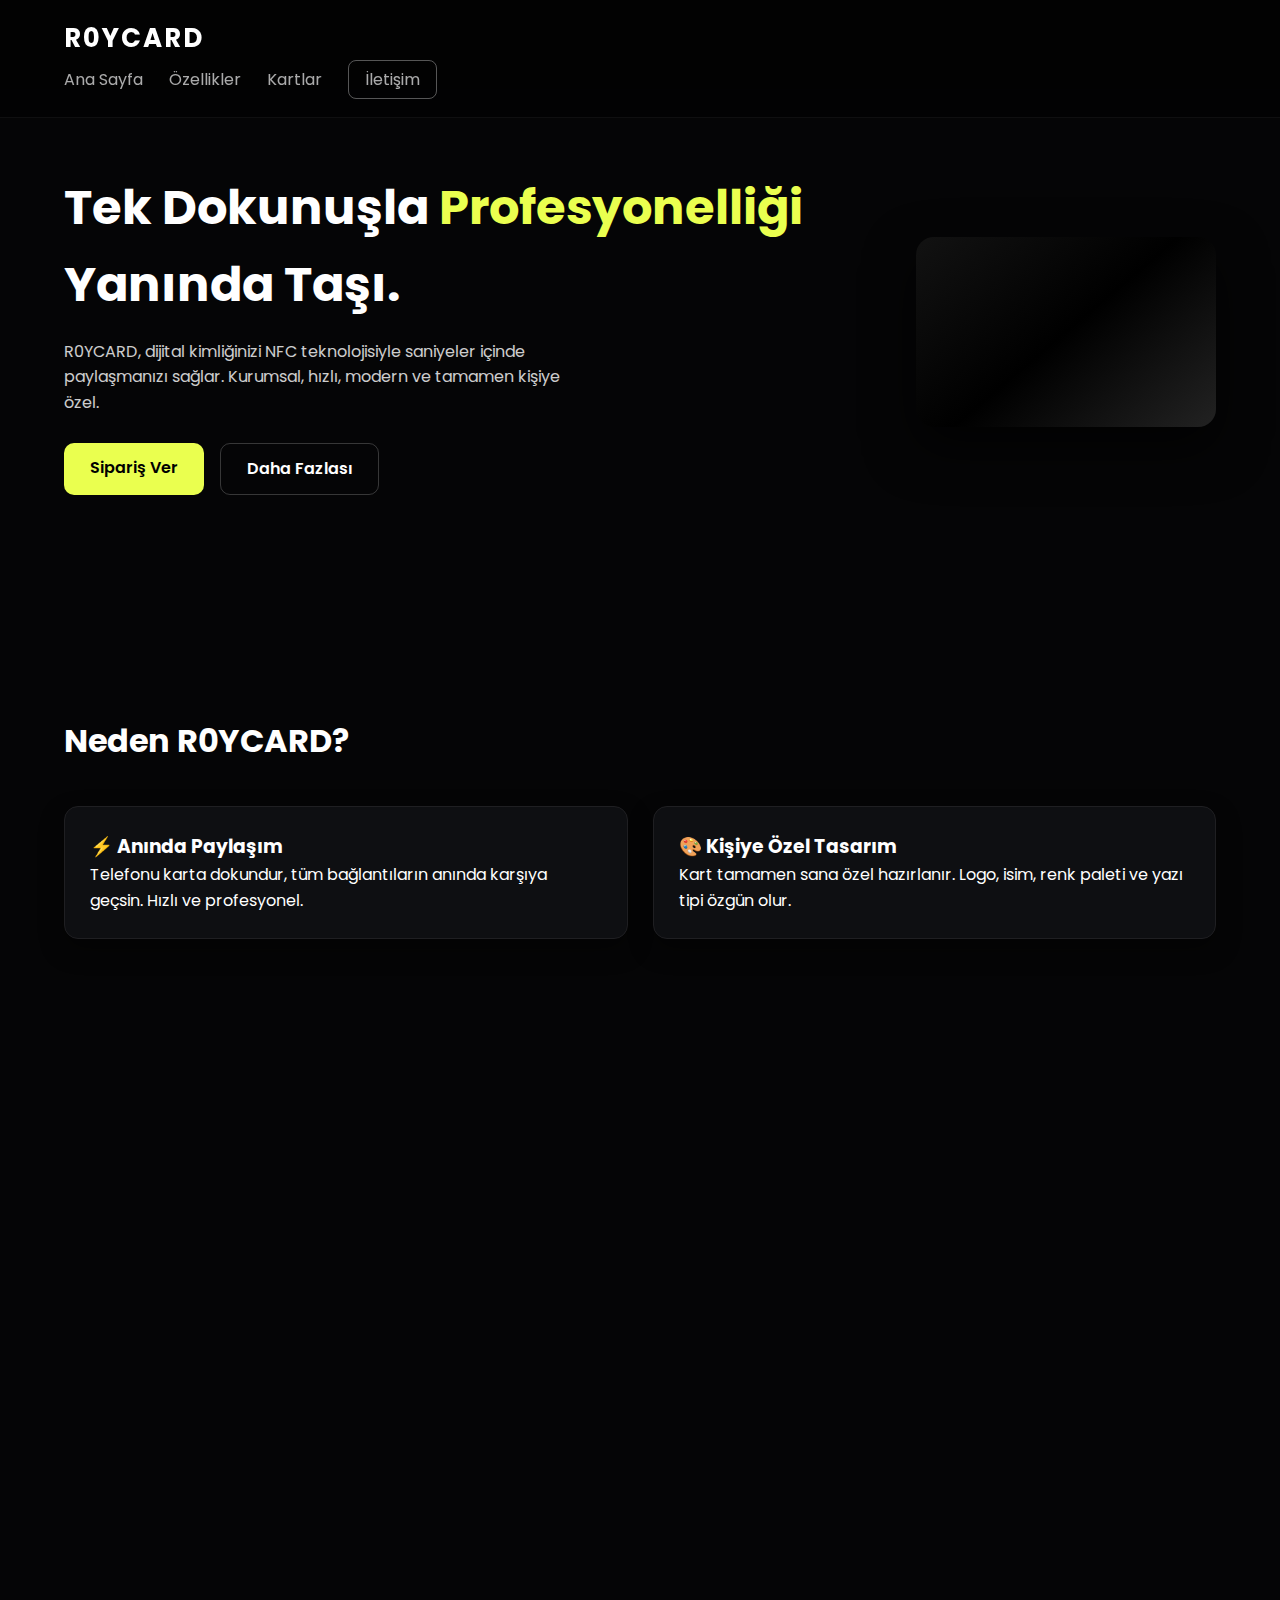
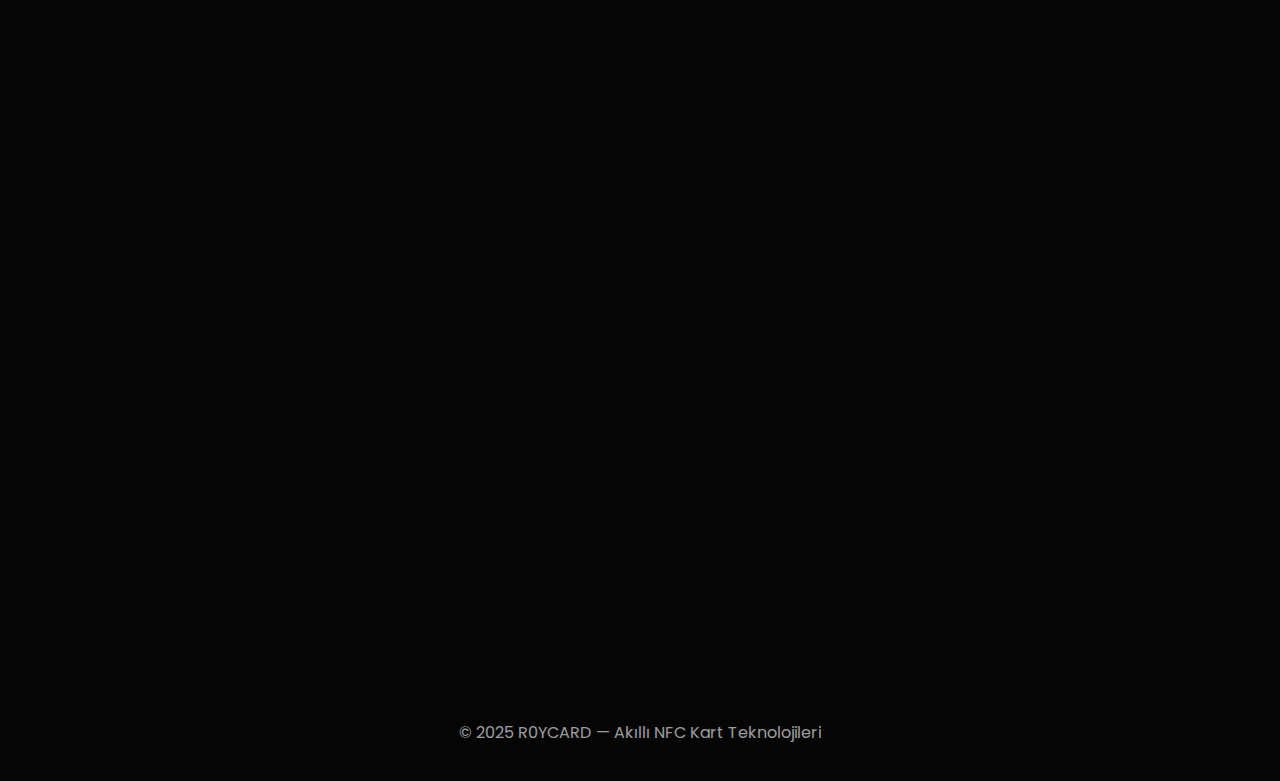
<file: index.html>
<!DOCTYPE html>
<html lang="tr">
<head>
    <meta charset="UTF-8" />
    <meta name="viewport" content="width=device-width, initial-scale=1.0" />
    <title>R0YCARD – Akıllı NFC Kart Çözümleri</title>
    <link rel="stylesheet" href="styles.css" />
    <link href="https://fonts.googleapis.com/css2?family=Poppins:wght@300;400;500;600;700;800&display=swap" rel="stylesheet">
</head>

<body>
    <!-- HEADER -->
    <header class="header">
        <div class="container">
            <div class="logo">R0YCARD</div>
            <nav class="nav">
                <a href="#hero">Ana Sayfa</a>
                <a href="#features">Özellikler</a>
                <a href="#cards">Kartlar</a>
                <a href="#contact" class="btn-nav">İletişim</a>
            </nav>
        </div>
    </header>

    <!-- HERO SECTION -->
    <section id="hero" class="hero">
        <div class="container hero-content scroll-fade">
            <div class="hero-text">
                <h1>Tek Dokunuşla <span>Profesyonelliği</span> Yanında Taşı.</h1>
                <p class="subtitle">
                    R0YCARD, dijital kimliğinizi NFC teknolojisiyle saniyeler içinde paylaşmanızı sağlar.
                    Kurumsal, hızlı, modern ve tamamen kişiye özel.
                </p>

                <div class="hero-buttons">
                    <a href="#contact" class="btn primary">Sipariş Ver</a>
                    <a href="#features" class="btn outline">Daha Fazlası</a>
                </div>
            </div>

            <div class="hero-img scroll-up">
                <div class="nfc-card"></div>
            </div>
        </div>
    </section>

    <!-- FEATURES -->
    <section id="features" class="features">
        <div class="container">
            <h2 class="section-title scroll-fade">Neden R0YCARD?</h2>

            <div class="features-grid">
                <div class="feature-box scroll-up">
                    <h3>⚡ Anında Paylaşım</h3>
                    <p>Telefonu karta dokundur, tüm bağlantıların anında karşıya geçsin. Hızlı ve profesyonel.</p>
                </div>

                <div class="feature-box scroll-up">
                    <h3>🎨 Kişiye Özel Tasarım</h3>
                    <p>Kart tamamen sana özel hazırlanır. Logo, isim, renk paleti ve yazı tipi özgün olur.</p>
                </div>

                <div class="feature-box scroll-up">
                    <h3>♻️ Tek Kart, Sonsuz Kullanım</h3>
                    <p>Kağıt kartvizite para harcamayı bırak. Bir kez alırsın, ömür boyu kullanırsın.</p>
                </div>

                <div class="feature-box scroll-up">
                    <h3>🔧 Kolay Güncelleme</h3>
                    <p>Bilgilerin değiştiğinde kartı çöpe atmana gerek yok. Bağlantıyı tek tıkla güncelle.</p>
                </div>
            </div>
        </div>
    </section>

    <!-- PRODUCT SHOWCASE -->
    <section id="cards" class="cards-section">
        <div class="container">
            <h2 class="section-title scroll-fade">Premium NFC Kart</h2>

            <div class="card-showcase scroll-up">
                <div class="demo-card"></div>

                <div class="card-info">
                    <h3>Mat Siyah • Ultra Şık</h3>
                    <p>
                        Parmak izi tutmayan, mat yüzeyli premium siyah R0YCARD.
                        Her ortama uyum sağlayan minimalist tasarım.
                    </p>

                    <ul>
                        <li>Mat siyah yüzey</li>
                        <li>Yuvarlatılmış köşeler</li>
                        <li>Kişiye özel baskı</li>
                        <li>Yüksek hızlı NFC çip</li>
                    </ul>

                    <a href="#contact" class="btn primary">Sipariş Ver</a>
                </div>
            </div>
        </div>
    </section>

    <!-- CONTACT -->
    <section id="contact" class="contact">
        <div class="container">
            <h2 class="section-title scroll-fade">İletişime Geç</h2>

            <div class="contact-grid">
                <div class="contact-info scroll-up">
                    <p>Sipariş ve bilgi almak için Instagram DM veya e-posta yoluyla iletişime geçebilirsin:</p>

                    <ul>
                        <li><strong>Instagram:</strong> @R0YCARD</li>
                        <li><strong>E-posta:</strong> ornekmail@roycard.com</li>
                    </ul>
                </div>

                <form class="contact-form scroll-up">
                    <input type="text" placeholder="Ad Soyad">
                    <input type="email" placeholder="E-posta">
                    <textarea placeholder="Mesajın"></textarea>

                    <button class="btn primary">Gönder</button>
                </form>
            </div>
        </div>
    </section>

    <!-- FOOTER -->
    <footer class="footer">
        <div class="container">
            © 2025 R0YCARD — Akıllı NFC Kart Teknolojileri
        </div>
    </footer>

    <!-- SCROLL ANIMATION SCRIPT -->
    <script>
        const scrollElements = document.querySelectorAll(".scroll-up, .scroll-fade");

        const scrollObserver = new IntersectionObserver((entries) => {
            entries.forEach((entry) => {
                if (entry.isIntersecting) {
                    entry.target.classList.add("visible");
                }
            });
        }, { threshold: 0.15 });

        scrollElements.forEach((el) => scrollObserver.observe(el));
    </script>

</body>
</html>
</file>
<file: styles.css>
/* RESET */
* {
    margin: 0;
    padding: 0;
    box-sizing: border-box;
}

/* GLOBAL */
body {
    font-family: "Poppins", sans-serif;
    background: #050506;
    color: #ffffff;
    line-height: 1.6;
}

.container {
    width: 90%;
    max-width: 1250px;
    margin: auto;
}

/* HEADER */
.header {
    width: 100%;
    position: fixed;
    top: 0;
    left: 0;
    padding: 18px 0;
    background: rgba(0,0,0,0.55);
    backdrop-filter: blur(12px);
    border-bottom: 1px solid rgba(255,255,255,0.05);
    z-index: 100;
}

.logo {
    font-size: 26px;
    font-weight: 700;
    letter-spacing: 2px;
}

.nav {
    display: flex;
    gap: 26px;
    align-items: center;
}

.nav a {
    color: #ffffffaa;
    text-decoration: none;
    transition: 0.3s;
}

.nav a:hover {
    color: #fff;
}

.btn-nav {
    padding: 6px 16px;
    border: 1px solid #ffffff55;
    border-radius: 8px;
}

/* HERO */
.hero {
    padding: 170px 0 120px;
    display: flex;
    align-items: center;
}

.hero-content {
    display: flex;
    align-items: center;
    justify-content: space-between;
}

.hero-text h1 {
    font-size: 48px;
    font-weight: 700;
}

.hero-text span {
    color: #eaff4f;
}

.subtitle {
    margin-top: 15px;
    max-width: 500px;
    opacity: 0.8;
}

.hero-buttons {
    margin-top: 28px;
    display: flex;
    gap: 16px;
}

.btn {
    padding: 12px 26px;
    border-radius: 10px;
    font-weight: 600;
    cursor: pointer;
    text-decoration: none;
    display: inline-block;
    transition: 0.35s;
}

.primary {
    background: #eaff4f;
    color: #000;
}

.primary:hover {
    background: #f7ff8a;
}

.outline {
    border: 1px solid #ffffff33;
    color: #fff;
}

.outline:hover {
    border-color: #fff;
}

.hero-img .nfc-card {
    width: 300px;
    height: 190px;
    background: linear-gradient(140deg, #121212, #000000, #222222);
    border-radius: 18px;
    box-shadow: 0 20px 50px rgba(0,0,0,0.7);
}

/* FEATURES */
.features {
    padding: 100px 0;
}

.section-title {
    font-size: 32px;
    margin-bottom: 40px;
}

.features-grid {
    display: grid;
    grid-template-columns: repeat(2, 1fr);
    gap: 25px;
}

.feature-box {
    padding: 25px;
    background: #0e0f12;
    border: 1px solid #1f1f22;
    border-radius: 14px;
    box-shadow: 0 10px 25px rgba(0,0,0,0.4);
    transition: 0.3s;
}

.feature-box:hover {
    transform: translateY(-5px);
}

/* PRODUCT SHOWCASE */
.cards-section {
    padding: 100px 0;
}

.card-showcase {
    display: flex;
    gap: 40px;
    align-items: center;
}

.demo-card {
    width: 330px;
    height: 210px;
    background: #050505;
    border-radius: 20px;
    border: 1px solid #333;
    box-shadow: 0 25px 60px rgba(0,0,0,0.7);
}

.card-info ul {
    margin: 15px 0;
    padding-left: 18px;
}

.card-info ul li {
    margin-bottom: 6px;
    opacity: 0.85;
}

/* CONTACT */
.contact {
    padding: 100px 0;
}

.contact-grid {
    display: flex;
    justify-content: space-between;
    gap: 40px;
}

.contact-form input,
.contact-form textarea {
    width: 100%;
    margin-bottom: 12px;
    padding: 12px;
    background: #0e0e11;
    border: 1px solid #1b1b1f;
    border-radius: 10px;
    color: #fff;
}

.contact-form button {
    width: 100%;
}

/* FOOTER */
.footer {
    padding: 35px 0;
    text-align: center;
    opacity: 0.6;
}

/* SCROLL ANIMATIONS */
.scroll-up {
    transform: translateY(50px);
    opacity: 0;
    transition: 0.8s ease;
}

.scroll-fade {
    opacity: 0;
    transition: 1.2s ease;
}

.visible {
    transform: translateY(0);
    opacity: 1;
}
</file>
